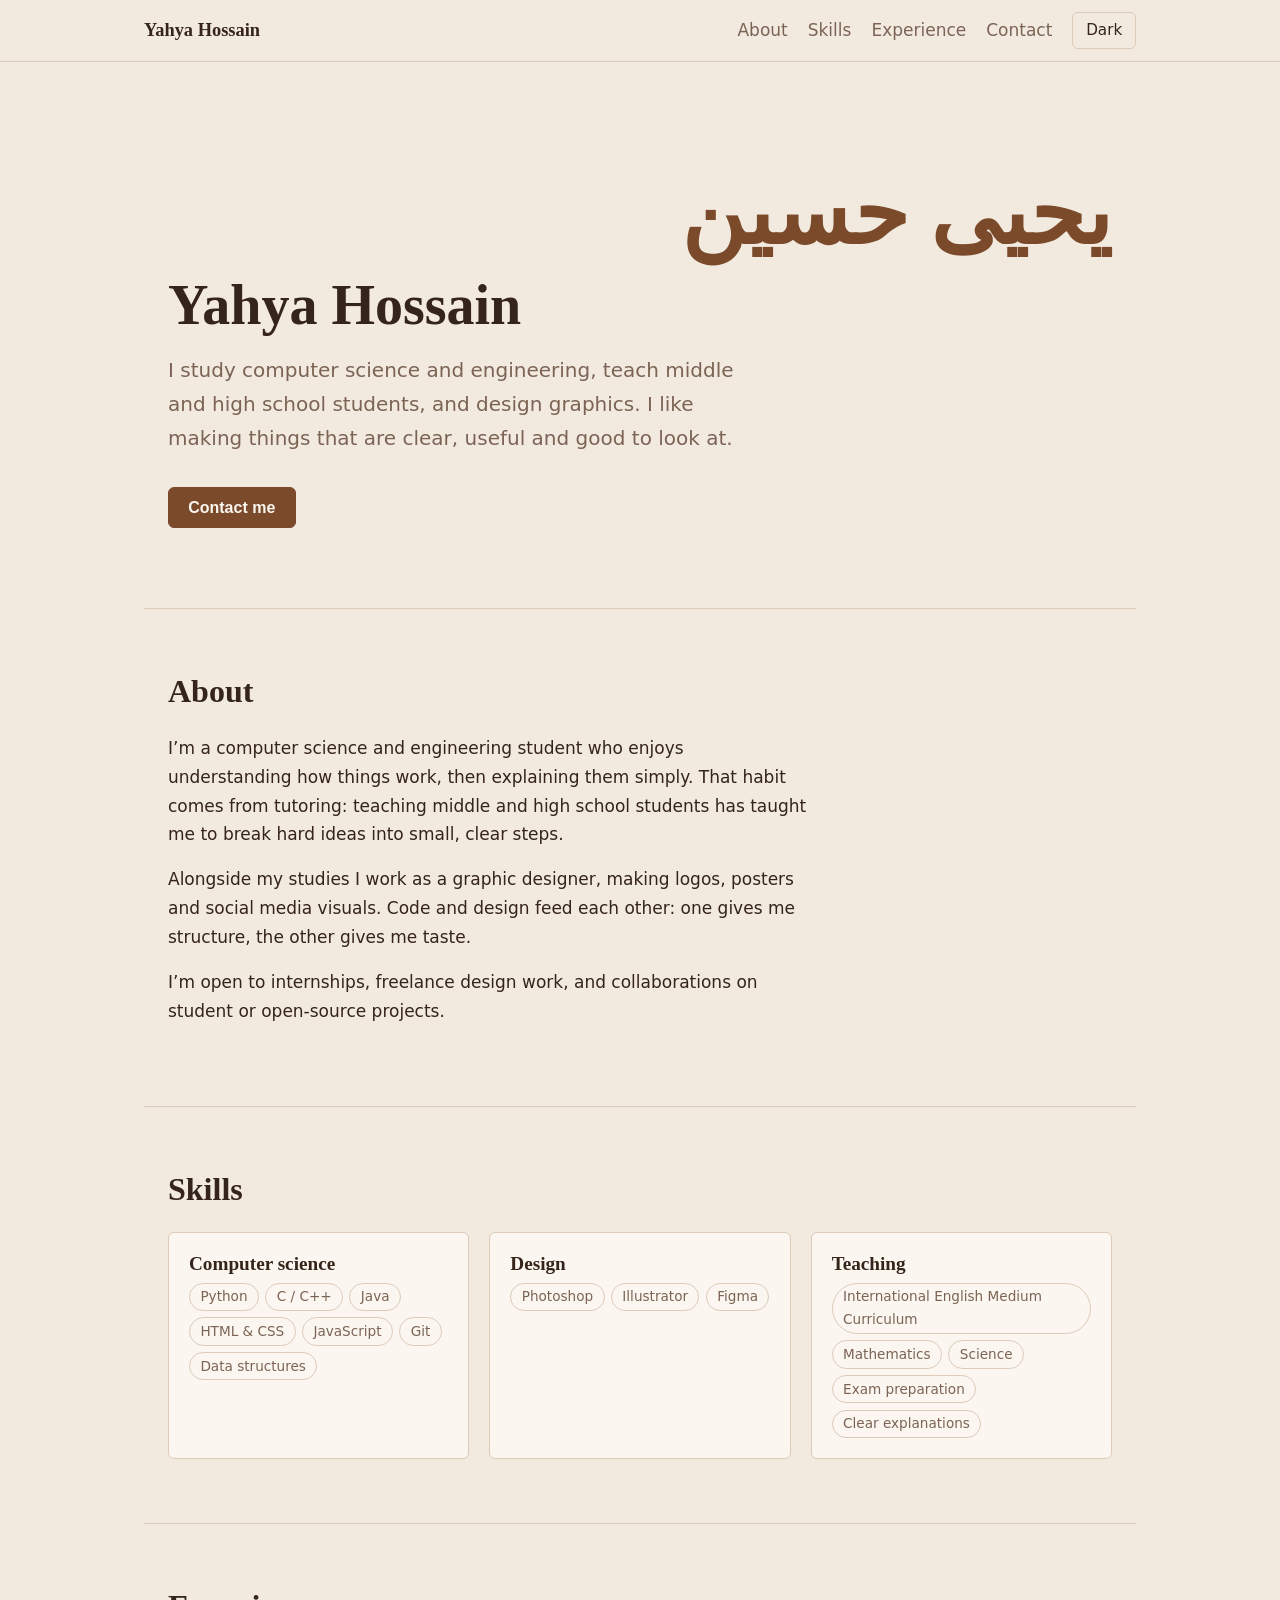
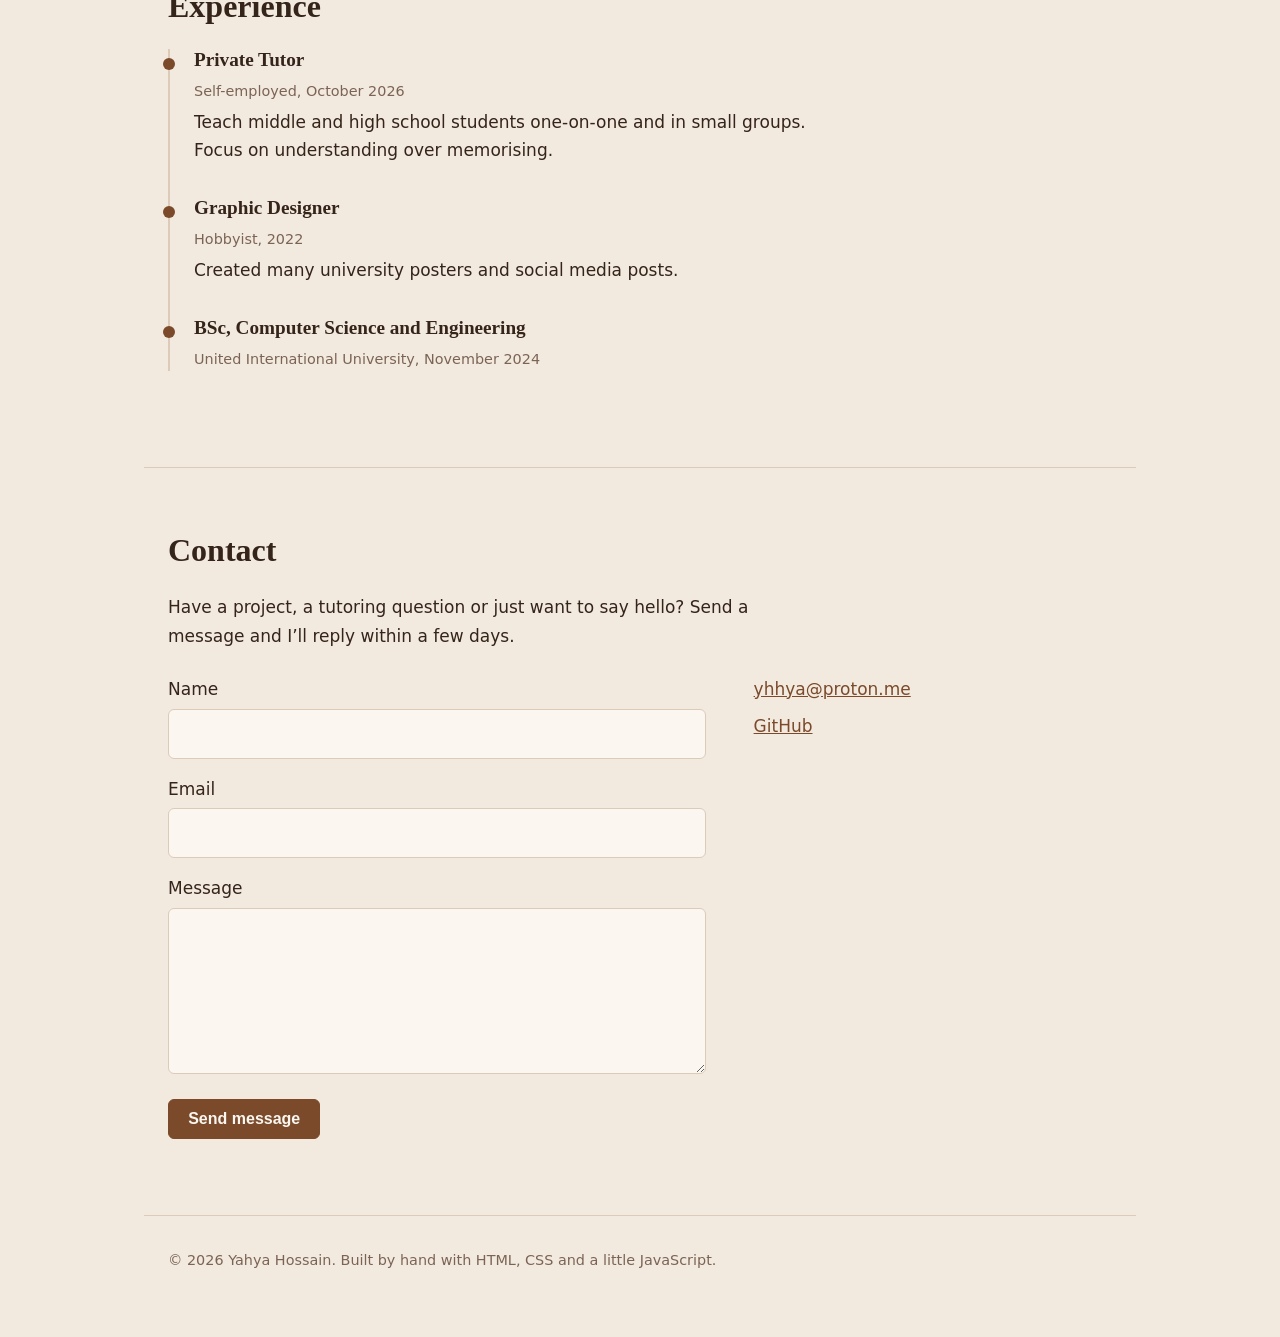
<file: index.html>
<!DOCTYPE html>
<html lang="en" data-theme="light">
<head>
  <meta charset="utf-8">
  <meta http-equiv="Content-Security-Policy" content="default-src 'self'; style-src 'self' https://fonts.googleapis.com; font-src https://fonts.gstatic.com; img-src 'self' data:; connect-src 'self' https://formspree.io https://api.web3forms.com; form-action 'self' https://formspree.io https://api.web3forms.com; base-uri 'self'">
  <meta name="viewport" content="width=device-width, initial-scale=1">
  <title>Yahya Hossain | Computer Science Student, Tutor &amp; Graphic Designer</title>
  <meta name="description" content="Portfolio of Yahya Hossain: computer science and engineering student, school tutor and graphic designer. Writing and contact.">
  <meta name="theme-color" content="#2a1d16">
  <!-- Social share preview -->
  <meta property="og:title" content="Yahya Hossain | Portfolio">
  <meta property="og:description" content="Computer science student, tutor and graphic designer.">
  <meta property="og:type" content="website">
  <meta property="og:url" content="https://yhhya.github.io/">
  <link rel="canonical" href="https://yhhya.github.io/">
  <link rel="icon" href="data:image/svg+xml,%3Csvg xmlns='http://www.w3.org/2000/svg' viewBox='0 0 100 100'%3E%3Ctext y='.9em' font-size='90'%3E%E2%98%95%3C/text%3E%3C/svg%3E">

  <!-- Fonts (open source, Google Fonts): Fraunces = headings, Figtree = text, Amiri = Arabic name -->
  <link rel="preconnect" href="https://fonts.googleapis.com">
  <link rel="preconnect" href="https://fonts.gstatic.com" crossorigin>
  <link rel="stylesheet" href="https://fonts.googleapis.com/css2?family=Amiri:wght@700&family=Figtree:wght@400;500;600&family=Fraunces:opsz,wght@9..144,500;9..144,700&display=swap">

  <script src="js/theme.js"></script> <!-- runs first so the page never flashes the wrong theme -->
  <link rel="stylesheet" href="css/style.css">

  <!-- Structured data helps Google understand who you are -->
  <script type="application/ld+json">
  {"@context":"https://schema.org","@type":"Person","name":"Yahya Hossain","alternateName":"يحيى حسين",
   "jobTitle":"Computer Science Student, Tutor, Graphic Designer","url":"https://yhhya.github.io/",
   "sameAs":["https://github.com/yhhya"]}
  </script>
</head>
<body>
<a class="skip" href="#main">Skip to content</a>

<header class="top">
  <a class="brand" href="#home">Yahya Hossain</a>
  <button class="menu-btn" id="menuBtn" aria-expanded="false" aria-controls="nav">Menu</button>
  <nav id="nav" aria-label="Main">
    <a href="#about">About</a>
    <!-- Projects link (hidden for now). To bring it back, remove the comment markers:
    <a href="#projects" id="navProjects">Projects</a>
    -->
    <a href="#skills">Skills</a><a href="#experience">Experience</a>
    <a href="#blog" id="navBlog" hidden>Writing</a><a href="#contact">Contact</a>
  </nav>
  <button class="theme-btn" id="themeBtn" aria-label="Switch between light and dark mode">Dark</button>
</header>

<main id="main">

  <!-- HERO -->
  <section class="hero" id="home">
    <p class="ar" lang="ar" dir="rtl">يحيى حسين</p>
    <h1>Yahya Hossain</h1>
    <p class="lead">I study computer science and engineering, teach middle and high school students, and design graphics. I like making things that are clear, useful and good to look at.</p>
    <div class="actions">
      <a class="btn primary" href="#contact">Contact me</a>
      <!-- These two stay hidden until there is something to show (see js/content.js) -->
      <a class="btn" id="cvBtn" href="#" download hidden>Download CV</a>
      <a class="btn" id="writingBtn" href="#blog" hidden>Read my writing</a>
    </div>
  </section>

  <!-- ABOUT -->
  <section id="about">
    <h2>About</h2>
    <div class="prose">
      <p>I’m a computer science and engineering student who enjoys understanding how things work, then explaining them simply. That habit comes from tutoring: teaching middle and high school students has taught me to break hard ideas into small, clear steps.</p>
      <p>Alongside my studies I work as a graphic designer, making logos, posters and social media visuals. Code and design feed each other: one gives me structure, the other gives me taste.</p>
      <p>I’m open to internships, freelance design work, and collaborations on student or open-source projects.</p>
    </div>
  </section>

  <!-- PROJECTS (hidden for now). To bring it back: remove the comment markers here and around
       the nav link above, then add projects in js/content.js. It also hides itself while empty.
  <section id="projects">
    <h2>Projects</h2>
    <div class="grid" id="projectList"></div>
  </section>
  -->

  <!-- SKILLS: filled from js/content.js -->
  <section id="skills">
    <h2>Skills</h2>
    <div class="skills" id="skillList"></div>
  </section>

  <!-- EXPERIENCE: filled from js/content.js -->
  <section id="experience">
    <h2>Experience</h2>
    <ol class="timeline" id="expList"></ol>
  </section>

  <!-- WRITING: filled from js/content.js. Stays hidden until you publish your first post. -->
  <section id="blog" hidden>
    <h2>Writing</h2>
    <div class="posts" id="postList"></div>
  </section>

  <!-- CONTACT -->
  <section id="contact">
    <h2>Contact</h2>
    <p class="prose">Have a project, a tutoring question or just want to say hello? Send a message and I’ll reply within a few days.</p>
    <div class="contact-wrap">
      <!-- Set the form action in js/content.js (site.formAction). Without it, the form opens your email app. -->
      <form id="contactForm" method="POST" novalidate>
        <label>Name <input name="name" required autocomplete="name"></label>
        <label>Email <input name="email" type="email" required autocomplete="email"></label>
        <label>Message <textarea name="message" rows="5" required></textarea></label>
        <input class="hp" name="website" tabindex="-1" autocomplete="off" aria-hidden="true"> <!-- spam trap: humans never see it -->
        <button class="btn primary" type="submit">Send message</button>
        <p id="formStatus" role="status"></p>
      </form>
      <ul class="links" id="linkList"></ul>
    </div>
  </section>
</main>

<footer>
  <p>© <span id="year"></span> Yahya Hossain. Built by hand with HTML, CSS and a little JavaScript.</p>
</footer>

<script src="js/content.js"></script>
<script src="js/ui.js"></script>
<script src="js/main.js"></script>
</body>
</html>
</file>
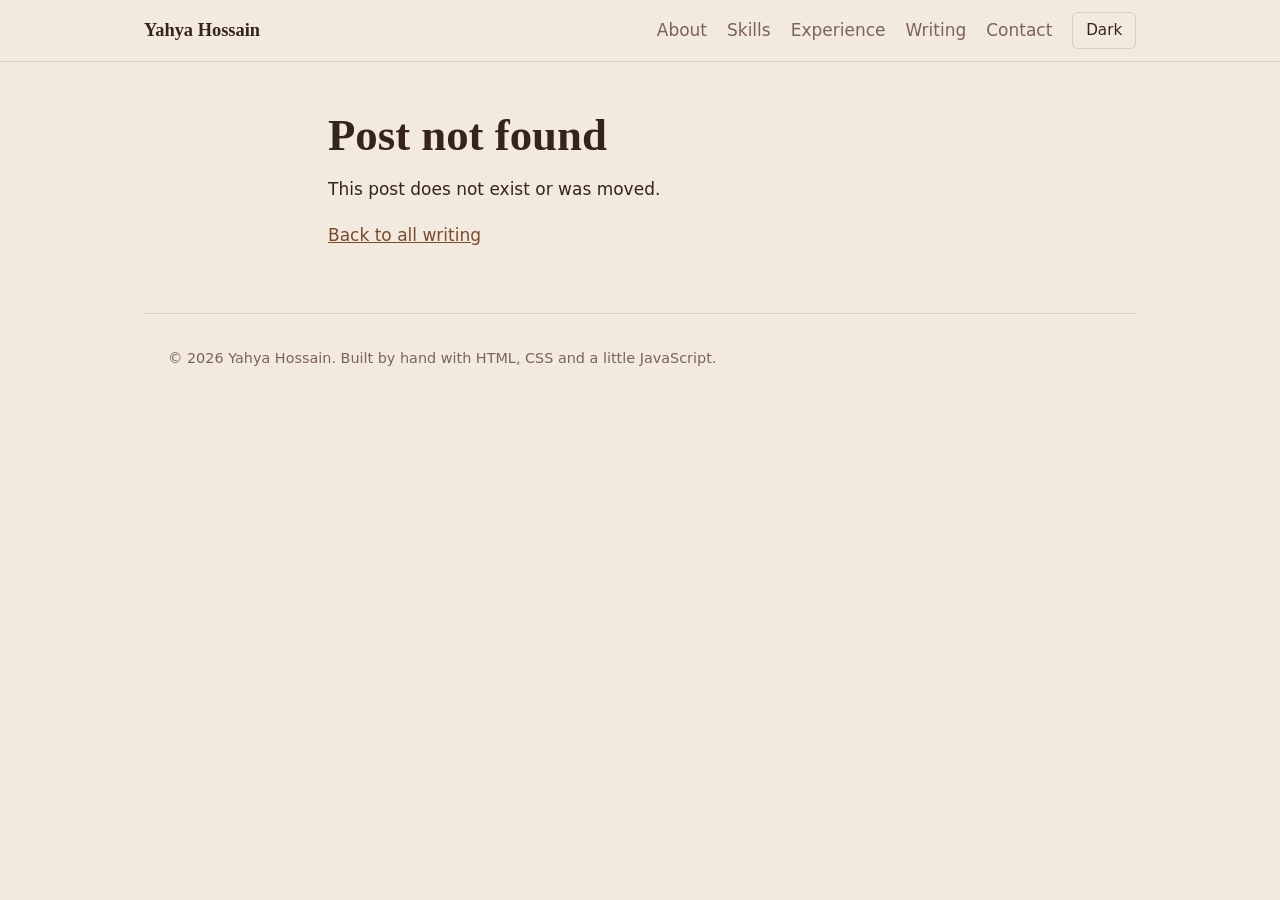
<file: post.html>
<!DOCTYPE html>
<html lang="en" data-theme="light">
<head>
  <meta charset="utf-8">
  <meta http-equiv="Content-Security-Policy" content="default-src 'self'; style-src 'self' https://fonts.googleapis.com; font-src https://fonts.gstatic.com; img-src 'self' data:; connect-src 'self'; form-action 'none'; base-uri 'self'">
  <meta name="viewport" content="width=device-width, initial-scale=1">
  <meta name="theme-color" content="#2a1d16">
  <link rel="icon" href="data:image/svg+xml,%3Csvg xmlns='http://www.w3.org/2000/svg' viewBox='0 0 100 100'%3E%3Ctext y='.9em' font-size='90'%3E%E2%98%95%3C/text%3E%3C/svg%3E">
  <link rel="preconnect" href="https://fonts.googleapis.com">
  <link rel="preconnect" href="https://fonts.gstatic.com" crossorigin>
  <link rel="stylesheet" href="https://fonts.googleapis.com/css2?family=Amiri:wght@700&family=Figtree:wght@400;500;600&family=Fraunces:opsz,wght@9..144,500;9..144,700&display=swap">
  <script src="js/theme.js"></script>
  <link rel="stylesheet" href="css/style.css">
  <title>Writing | Yahya Hossain</title>
</head>
<body>
<a class="skip" href="#main">Skip to content</a>
<header class="top">
  <a class="brand" href="index.html">Yahya Hossain</a>
  <button class="menu-btn" id="menuBtn" aria-expanded="false" aria-controls="nav">Menu</button>
  <nav id="nav" aria-label="Main">
    <a href="index.html#about">About</a><a href="index.html#skills">Skills</a><a href="index.html#experience">Experience</a>
    <a href="index.html#blog">Writing</a><a href="index.html#contact">Contact</a>
  </nav>
  <button class="theme-btn" id="themeBtn" aria-label="Switch between light and dark mode">Dark</button>
</header>

<main id="main">
  <article class="article" id="article">
    <p>Loading…</p>
  </article>
</main>

<footer>
  <p>© <span id="year"></span> Yahya Hossain. Built by hand with HTML, CSS and a little JavaScript.</p>
</footer>

<script src="js/content.js"></script>
<script src="js/ui.js"></script>
<script src="js/md.js"></script>
<script src="js/post.js"></script>
</body>
</html>
</file>
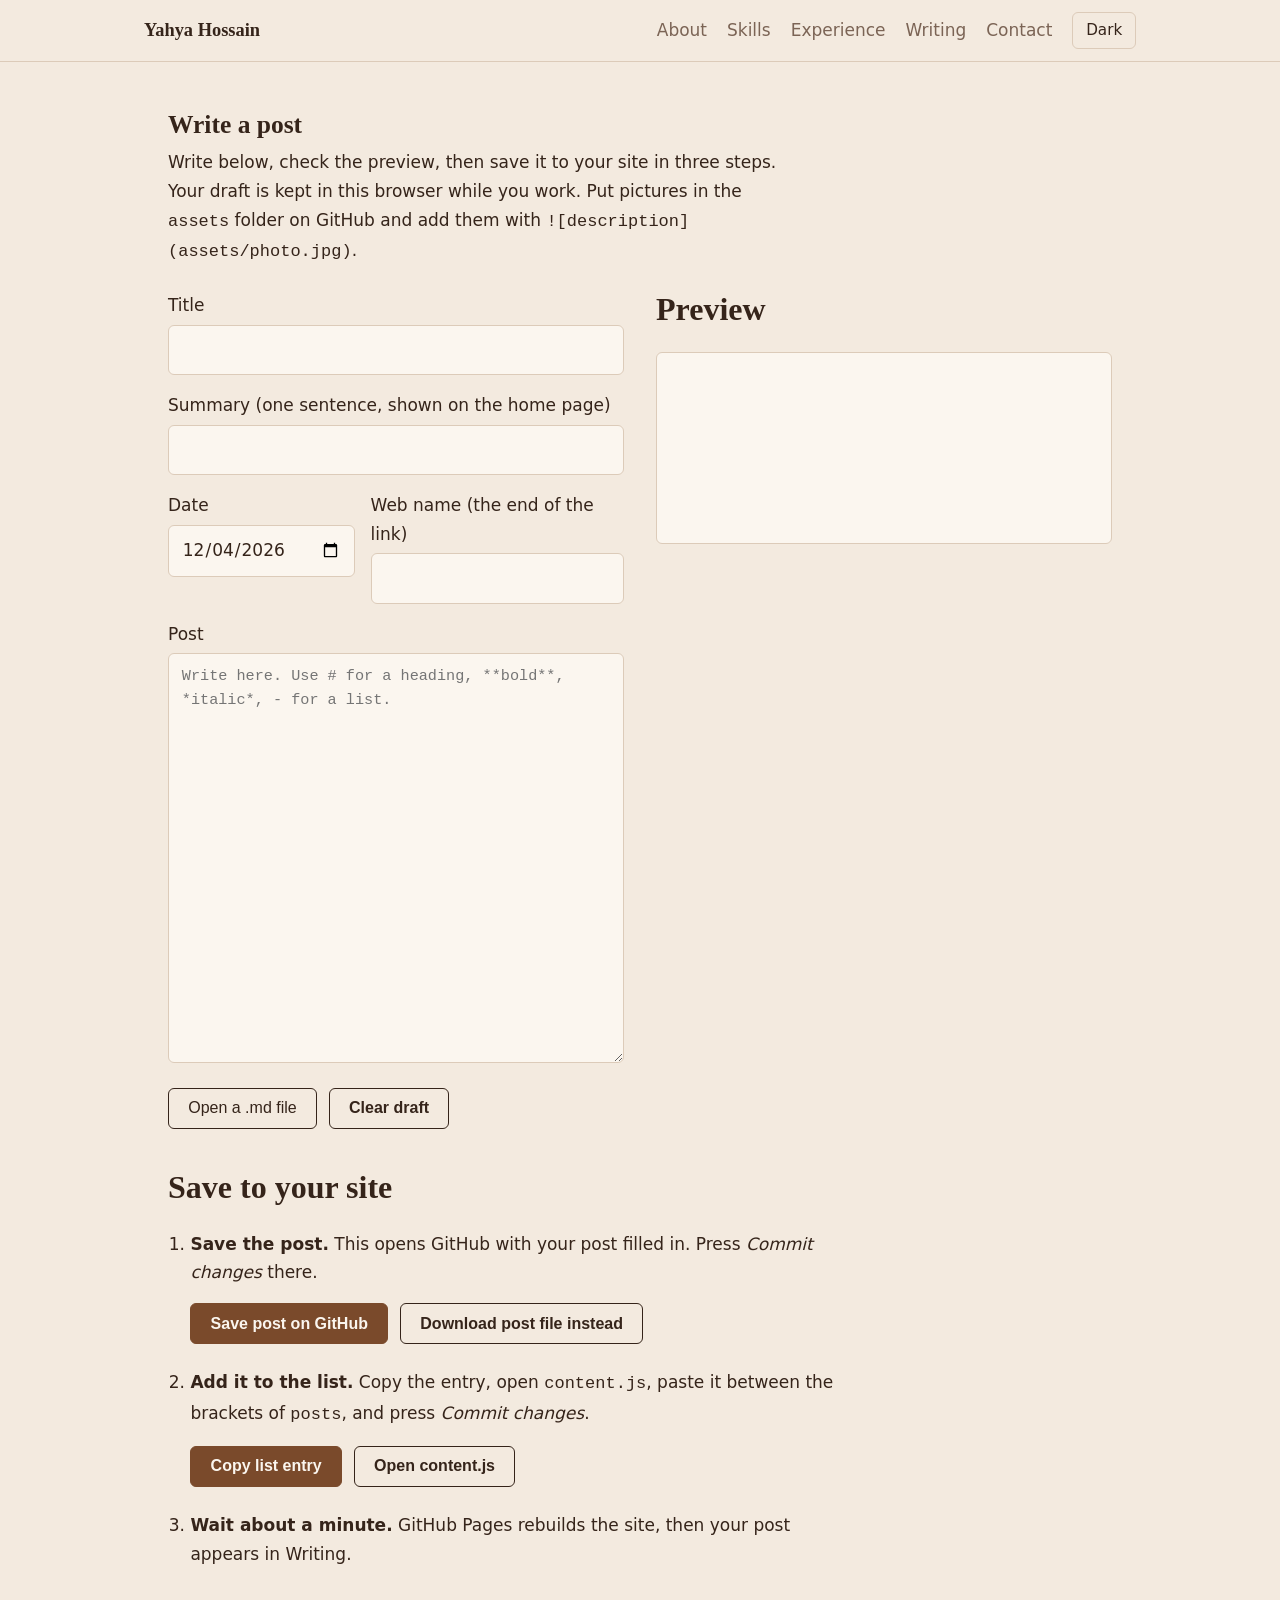
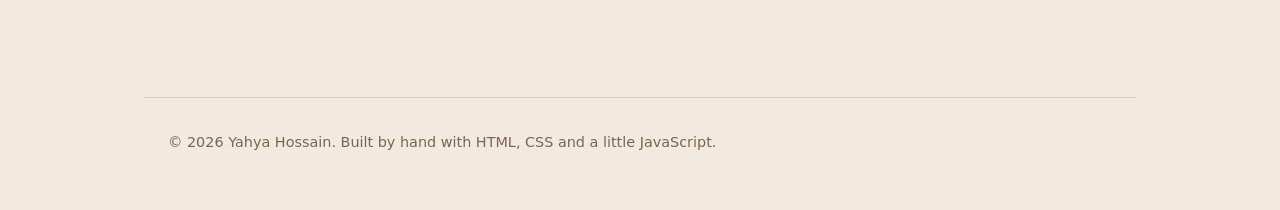
<file: write.html>
<!DOCTYPE html>
<html lang="en" data-theme="light">
<head>
  <meta charset="utf-8">
  <meta http-equiv="Content-Security-Policy" content="default-src 'self'; style-src 'self' https://fonts.googleapis.com; font-src https://fonts.gstatic.com; img-src 'self' data:; connect-src 'self'; form-action 'none'; base-uri 'self'">
  <meta name="viewport" content="width=device-width, initial-scale=1">
  <meta name="theme-color" content="#2a1d16">
  <link rel="icon" href="data:image/svg+xml,%3Csvg xmlns='http://www.w3.org/2000/svg' viewBox='0 0 100 100'%3E%3Ctext y='.9em' font-size='90'%3E%E2%98%95%3C/text%3E%3C/svg%3E">
  <link rel="preconnect" href="https://fonts.googleapis.com">
  <link rel="preconnect" href="https://fonts.gstatic.com" crossorigin>
  <link rel="stylesheet" href="https://fonts.googleapis.com/css2?family=Amiri:wght@700&family=Figtree:wght@400;500;600&family=Fraunces:opsz,wght@9..144,500;9..144,700&display=swap">
  <script src="js/theme.js"></script>
  <link rel="stylesheet" href="css/style.css">
  <meta name="robots" content="noindex">
  <title>Write a post | Yahya Hossain</title>
</head>
<body>
<a class="skip" href="#main">Skip to content</a>
<header class="top">
  <a class="brand" href="index.html">Yahya Hossain</a>
  <button class="menu-btn" id="menuBtn" aria-expanded="false" aria-controls="nav">Menu</button>
  <nav id="nav" aria-label="Main">
    <a href="index.html#about">About</a><a href="index.html#skills">Skills</a><a href="index.html#experience">Experience</a>
    <a href="index.html#blog">Writing</a><a href="index.html#contact">Contact</a>
  </nav>
  <button class="theme-btn" id="themeBtn" aria-label="Switch between light and dark mode">Dark</button>
</header>

<main id="main">
  <section class="editor-page">
    <h1>Write a post</h1>
    <p class="prose">Write below, check the preview, then save it to your site in three steps. Your draft is kept in this browser while you work. Put pictures in the <code>assets</code> folder on GitHub and add them with <code>![description](assets/photo.jpg)</code>.</p>

    <div class="editor-grid">
      <div class="editor-form">
        <label>Title <input id="title" autocomplete="off"></label>
        <label>Summary (one sentence, shown on the home page) <input id="summary" autocomplete="off"></label>
        <div class="row">
          <label>Date <input id="date" type="date"></label>
          <label>Web name (the end of the link) <input id="slug" autocomplete="off" spellcheck="false"></label>
        </div>
        <label>Post <textarea id="body" rows="16" spellcheck="true" placeholder="Write here. Use # for a heading, **bold**, *italic*, - for a list."></textarea></label>
        <p class="file-row"><label class="btn">Open a .md file <input type="file" id="openFile" accept=".md,.txt,text/markdown,text/plain" hidden></label>
          <button class="btn" type="button" id="clearDraft">Clear draft</button></p>
      </div>

      <div>
        <h2>Preview</h2>
        <div class="article preview" id="preview"></div>
      </div>
    </div>

    <h2>Save to your site</h2>
    <ol class="steps">
      <li>
        <p><strong>Save the post.</strong> This opens GitHub with your post filled in. Press <em>Commit changes</em> there.</p>
        <p class="actions"><a class="btn primary" id="ghLink" href="#" target="_blank" rel="noopener noreferrer">Save post on GitHub</a>
          <button class="btn" type="button" id="download">Download post file instead</button></p>
      </li>
      <li>
        <p><strong>Add it to the list.</strong> Copy the entry, open <code>content.js</code>, paste it between the brackets of <code>posts</code>, and press <em>Commit changes</em>.</p>
        <p class="actions"><button class="btn primary" type="button" id="copyEntry">Copy list entry</button>
          <a class="btn" id="editContent" href="#" target="_blank" rel="noopener noreferrer">Open content.js</a></p>
        <div id="entryWrap" hidden><textarea id="entryBox" rows="3" readonly spellcheck="false"></textarea></div>
      </li>
      <li><p><strong>Wait about a minute.</strong> GitHub Pages rebuilds the site, then your post appears in Writing.</p></li>
    </ol>
    <p id="msg" role="status" class="status"></p>
  </section>
</main>

<footer>
  <p>© <span id="year"></span> Yahya Hossain. Built by hand with HTML, CSS and a little JavaScript.</p>
</footer>

<script src="js/content.js"></script>
<script src="js/ui.js"></script>
<script src="js/md.js"></script>
<script src="js/write.js"></script>
</body>
</html>
</file>
<file: css/style.css>
/* ==========================================================
   STYLES. Colours live in the :root blocks below.
   Change a colour once and the whole site updates.
   ========================================================== */

/* Light mode: milk, latte and roasted bean */
:root {
  --bg: #f3eadf;        /* latte foam */
  --surface: #fbf6ef;   /* milk */
  --text: #35241a;      /* roasted bean */
  --muted: #7b6455;     /* mocha */
  --accent: #7a4a2b;    /* cinnamon brown (links, buttons) */
  --on-accent: #fbf6ef;
  --line: #dccbb9;      /* biscotti */
  --radius: 6px;
}
/* Dark mode: espresso */
:root[data-theme="dark"] {
  --bg: #1d1410;
  --surface: #281c16;
  --text: #f0e3d4;
  --muted: #b8a08d;
  --accent: #d7a06a;    /* caramel */
  --on-accent: #1d1410;
  --line: #3c2c22;
}

* { box-sizing: border-box; }
html { scroll-behavior: smooth; scroll-padding-top: 4.5rem; }   /* smooth scrolling */
body {
  margin: 0; background: var(--bg); color: var(--text);
  font: 400 1.0625rem/1.7 Figtree, system-ui, -apple-system, "Segoe UI", sans-serif;
}
h1, h2, h3 { font-family: Fraunces, Georgia, "Times New Roman", serif; line-height: 1.15; margin: 0 0 .5rem; }
h2 { font-size: 2rem; margin-bottom: 1.5rem; }
h3 { font-size: 1.2rem; }
p { margin: 0 0 1rem; }
a { color: var(--accent); }
:focus-visible { outline: 3px solid var(--accent); outline-offset: 3px; }
.skip { position: absolute; left: -999px; }
.skip:focus { left: 1rem; top: 1rem; background: var(--surface); padding: .5rem 1rem; z-index: 10; }

/* ---- Layout: one centred column ---- */
section, footer, .top { max-width: 62rem; margin-inline: auto; padding-inline: 1.5rem; }
section { padding-block: 4rem; border-top: 1px solid var(--line); }
.prose { max-width: 40rem; }

/* ---- Header ---- */
.top {
  position: sticky; top: 0; z-index: 5; max-width: none; background: var(--bg);
  display: flex; align-items: center; gap: 1.25rem; padding: .75rem max(1.5rem, calc((100% - 62rem) / 2));
  border-bottom: 1px solid var(--line);
}
.brand { font: 700 1.15rem Fraunces, Georgia, serif; color: var(--text); text-decoration: none; margin-right: auto; }
nav { display: flex; gap: 1.25rem; }
nav a { color: var(--muted); text-decoration: none; font-weight: 500; }
nav a:hover { color: var(--accent); }
.theme-btn, .menu-btn {
  font: inherit; font-size: .95rem; color: var(--text); background: none;
  border: 1px solid var(--line); border-radius: var(--radius); padding: .3rem .8rem; cursor: pointer;
}
.menu-btn { display: none; }

/* ---- Hero: the Arabic name is the memorable moment ---- */
.hero { border-top: 0; padding-block: 6rem 5rem; }
.ar { font: 700 clamp(3rem, 10vw, 5.5rem)/1.3 Amiri, "Noto Naskh Arabic", serif; color: var(--accent); margin: 0; }
.hero h1 { font-size: clamp(2.2rem, 6vw, 3.5rem); }
.lead { font-size: 1.25rem; max-width: 36rem; color: var(--muted); margin-top: 1rem; }
.actions { display: flex; flex-wrap: wrap; gap: .75rem; margin-top: 2rem; }
.btn {
  display: inline-block; font: 600 1rem Figtree, sans-serif; text-decoration: none; cursor: pointer;
  color: var(--text); background: none; border: 1.5px solid var(--text); border-radius: var(--radius); padding: .65rem 1.2rem;
}
.btn:hover { background: var(--surface); }
.btn.primary { background: var(--accent); border-color: var(--accent); color: var(--on-accent); }
.btn.primary:hover { filter: brightness(1.1); }

/* ---- Cards, tags, lists ---- */
.grid, .posts { display: grid; gap: 1.25rem; grid-template-columns: repeat(auto-fill, minmax(17rem, 1fr)); }
.card, .post, .skill-group { background: var(--surface); border: 1px solid var(--line); border-radius: var(--radius); padding: 1.25rem; }
.card img { width: 100%; height: auto; border-radius: var(--radius); margin-bottom: 1rem; }
.post { display: block; color: var(--text); text-decoration: none; }
.post:hover h3 { color: var(--accent); }
.meta { color: var(--muted); font-size: .9rem; margin-bottom: .25rem; }
.more { font-weight: 600; }
.tags { list-style: none; display: flex; flex-wrap: wrap; gap: .4rem; padding: 0; margin: .5rem 0 0; }
.tags li { font-size: .85rem; padding: .1rem .65rem; border: 1px solid var(--line); border-radius: 99px; color: var(--muted); }
.skills { display: grid; gap: 1.25rem; grid-template-columns: repeat(auto-fit, minmax(15rem, 1fr)); }

/* ---- Experience timeline (it is a real sequence, so a line makes sense) ---- */
.timeline { list-style: none; margin: 0; padding: 0 0 0 1.5rem; border-left: 2px solid var(--line); }
.timeline li { position: relative; margin-bottom: 2rem; max-width: 40rem; }
.timeline li::before {
  content: ""; position: absolute; left: -1.95rem; top: .55rem; width: .75rem; height: .75rem;
  background: var(--accent); border-radius: 50%;
}

/* ---- Contact ---- */
.contact-wrap { display: grid; gap: 3rem; grid-template-columns: 1.5fr 1fr; margin-top: 1.5rem; }
form label { display: block; font-weight: 500; margin-bottom: 1rem; }
input, textarea {
  width: 100%; margin-top: .3rem; font: inherit; color: var(--text); background: var(--surface);
  border: 1px solid var(--line); border-radius: var(--radius); padding: .6rem .8rem;
}
.hp { position: absolute; left: -9999px; }
#formStatus { margin: .75rem 0 0; color: var(--muted); }
.links { list-style: none; padding: 0; margin: 0; }
.links li { margin-bottom: .5rem; }
footer { padding-block: 2rem 3rem; color: var(--muted); font-size: .9rem; border-top: 1px solid var(--line); }

/* ---- Phones and small screens ---- */
@media (max-width: 720px) {
  .menu-btn { display: block; }
  nav { display: none; position: absolute; top: 100%; left: 0; right: 0; flex-direction: column; gap: 0;
        background: var(--bg); border-bottom: 1px solid var(--line); }
  nav.open { display: flex; }
  nav a { padding: .9rem 1.5rem; }
  .brand { font-size: 1rem; }
  .contact-wrap { grid-template-columns: 1fr; gap: 2rem; }
  section { padding-block: 3rem; }
}
/* Respect visitors who turn animations off */
@media (prefers-reduced-motion: reduce) { html { scroll-behavior: auto; } }

/* ==========================================================
   Added for the writing features
   ========================================================== */
[hidden] { display: none !important; }       /* makes the hidden attribute win over display rules */
.top nav a, .links a { overflow-wrap: anywhere; }

/* ---- A single post (and the live preview) ---- */
.article { max-width: 42rem; margin-inline: auto; padding: 3rem 1.5rem 4rem; }
.article h1 { font-size: clamp(2rem, 5vw, 2.8rem); margin-bottom: .75rem; }
.article h2 { font-size: 1.6rem; margin: 2.2rem 0 .75rem; }
.article h3 { font-size: 1.25rem; margin: 1.8rem 0 .5rem; }
.article h4 { font-size: 1.05rem; margin: 1.5rem 0 .5rem; }
.article p, .article li { line-height: 1.8; }
.article ul, .article ol { padding-left: 1.4rem; margin: 0 0 1rem; }
.article img { max-width: 100%; height: auto; border-radius: var(--radius); }
.article blockquote { margin: 1.25rem 0; padding: .25rem 1.25rem; border-left: 3px solid var(--accent); color: var(--muted); }
.article hr { border: 0; border-top: 1px solid var(--line); margin: 2rem 0; }
.article code { font: .9em ui-monospace, "SF Mono", Menlo, Consolas, monospace; background: var(--surface); border: 1px solid var(--line); border-radius: 4px; padding: .05rem .35rem; }
.article pre { overflow-x: auto; background: var(--surface); border: 1px solid var(--line); border-radius: var(--radius); padding: 1rem; margin: 0 0 1.25rem; }
.article pre code { background: none; border: 0; padding: 0; }
.article .back { display: inline-block; margin-bottom: 1.5rem; font-weight: 600; }

/* ---- Writing page ---- */
.editor-page { max-width: 62rem; margin-inline: auto; padding: 3rem 1.5rem 4rem; border-top: 0; }
.editor-grid { display: grid; gap: 2rem; grid-template-columns: 1fr 1fr; margin: 1.5rem 0 2.5rem; align-items: start; }
.editor-form .row { display: grid; gap: 1rem; grid-template-columns: 1fr 1.4fr; }
.editor-form textarea { font: .95rem/1.6 ui-monospace, "SF Mono", Menlo, Consolas, monospace; resize: vertical; }
.file-row { display: flex; flex-wrap: wrap; gap: .75rem; margin: 0; }
.file-row .btn { margin: 0; }
.preview { max-width: none; margin: 0; padding: 1rem 1.25rem; background: var(--surface); border: 1px solid var(--line); border-radius: var(--radius); min-height: 12rem; }
.steps { padding-left: 1.4rem; max-width: 42rem; }
.steps li { margin-bottom: 1.5rem; }
.steps .actions { margin-top: .5rem; }
.status { min-height: 1.5rem; color: var(--muted); }
#entryBox { width: 100%; font: .9rem ui-monospace, Menlo, Consolas, monospace; }
@media (max-width: 900px) {
  .editor-grid { grid-template-columns: 1fr; }
  .editor-form .row { grid-template-columns: 1fr; }
}
.editor-form label { display: block; font-weight: 500; margin-bottom: 1rem; }
.editor-form .file-row label { display: inline-block; margin: 0; }
</file>
